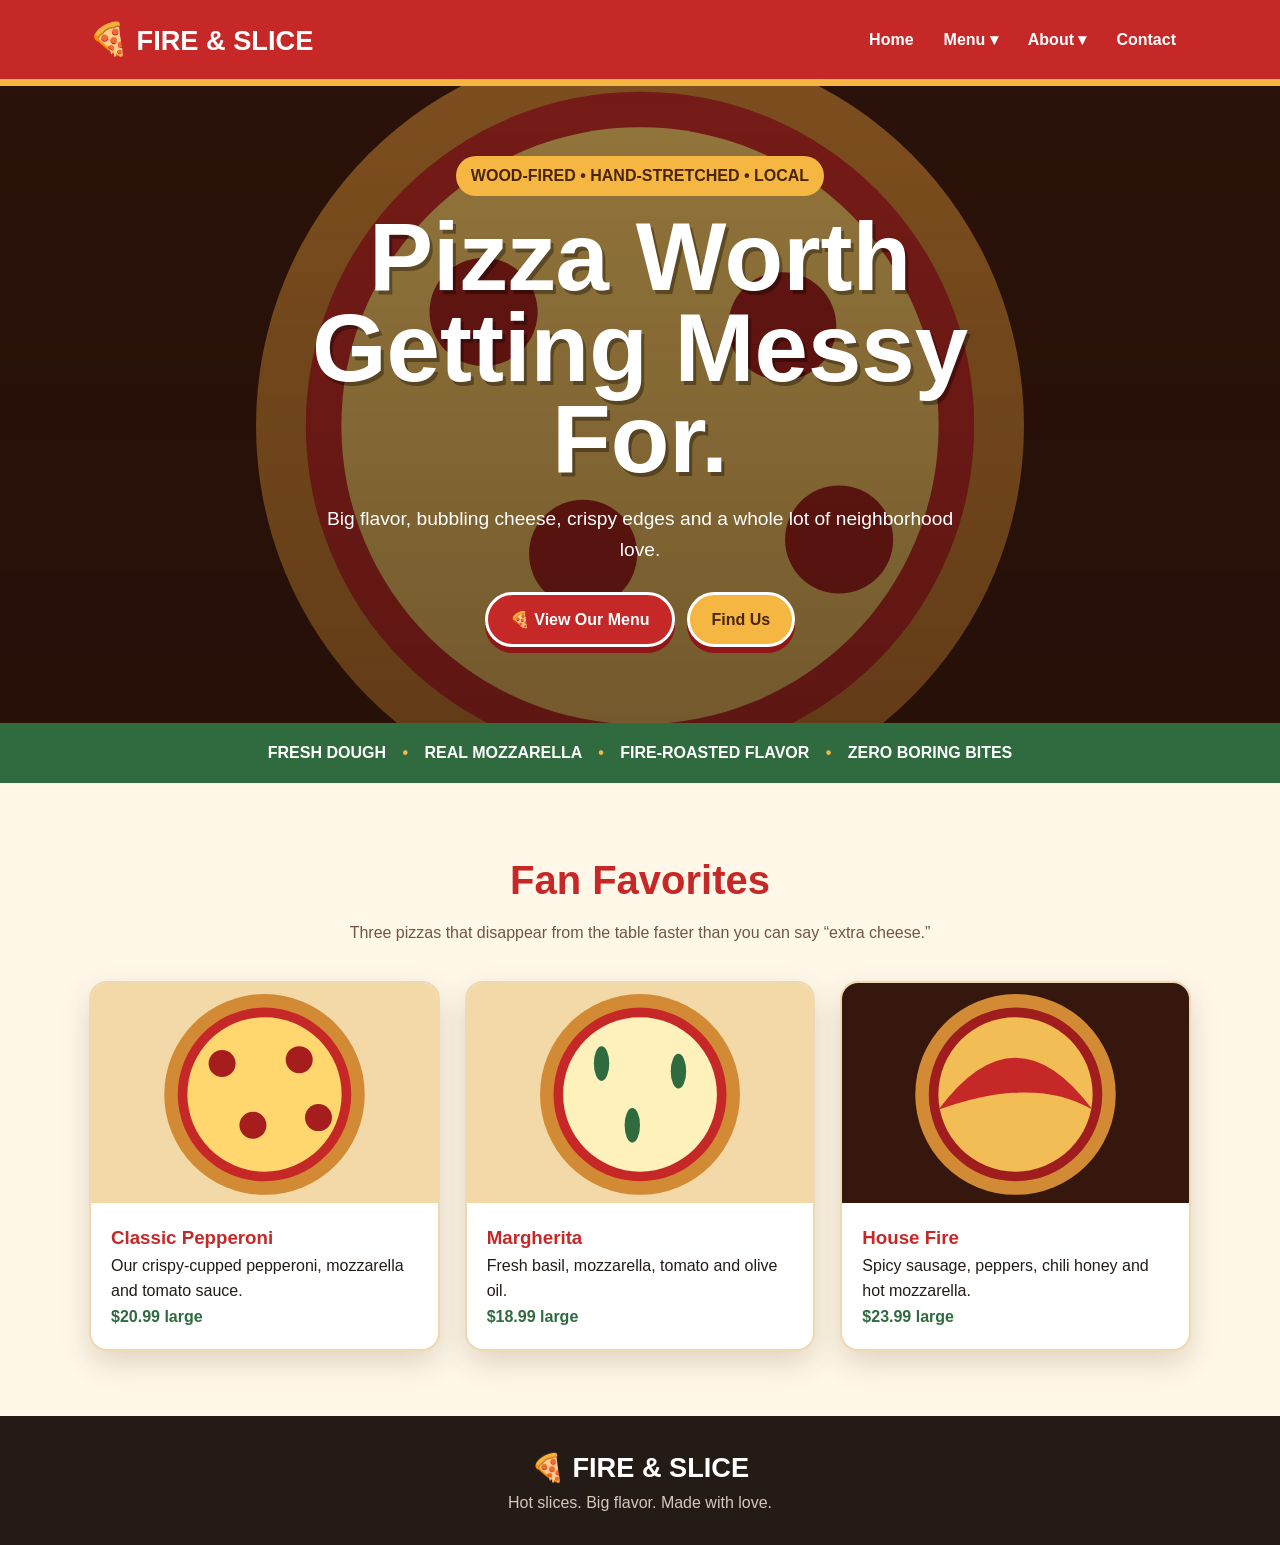
<file: index.html>
<!doctype html><html lang='en'><head><meta charset='utf-8'><meta name='viewport' content='width=device-width,initial-scale=1'><title>Fire & Slice</title><link rel='stylesheet' href='style.css'></head><body><header><div class="topbar"><a class="logo" href="index.html"><span>🍕</span> FIRE & SLICE</a><nav><ul>
<li><a href="index.html">Home</a></li><li><a href="menu.html">Menu ▾</a><div class="dropdown"><a href="menu.html#pizzas">Pizzas</a><a href="menu.html#specials">Specials</a></div></li>
<li><a href="about.html">About ▾</a><div class="dropdown"><a href="about.html#story">Our Story</a><a href="about.html#values">Our Values</a></div></li><li><a href="contact.html">Contact</a></li></ul></nav></div></header><section class='hero'><div class='hero-content'><span class='badge'>WOOD-FIRED • HAND-STRETCHED • LOCAL</span><h1>Pizza Worth<br>Getting Messy For.</h1><p>Big flavor, bubbling cheese, crispy edges and a whole lot of neighborhood love.</p><a class='btn' href='menu.html'>🍕 View Our Menu</a><a class='btn gold' href='contact.html'>Find Us</a></div></section><div class='pizza-strip'>FRESH DOUGH <span>•</span> REAL MOZZARELLA <span>•</span> FIRE-ROASTED FLAVOR <span>•</span> ZERO BORING BITES</div><section class='section'><div class='section-title'><h2>Fan Favorites</h2><p>Three pizzas that disappear from the table faster than you can say “extra cheese.”</p></div><div class='cards'><div class='card'><img src='images/pepperoni.svg' alt='Pepperoni pizza'><div class='card-body'><h3>Classic Pepperoni</h3><p>Our crispy-cupped pepperoni, mozzarella and tomato sauce.</p><div class='price'>$20.99 large</div></div></div><div class='card'><img src='images/margherita.svg' alt='Margherita pizza'><div class='card-body'><h3>Margherita</h3><p>Fresh basil, mozzarella, tomato and olive oil.</p><div class='price'>$18.99 large</div></div></div><div class='card'><img src='images/house-fire.svg' alt='Spicy pizza'><div class='card-body'><h3>House Fire</h3><p>Spicy sausage, peppers, chili honey and hot mozzarella.</p><div class='price'>$23.99 large</div></div></div></div></section><footer><div class="logo">🍕 FIRE & SLICE</div><div class="small">Hot slices. Big flavor. Made with love.</div></footer></body></html>
</file>
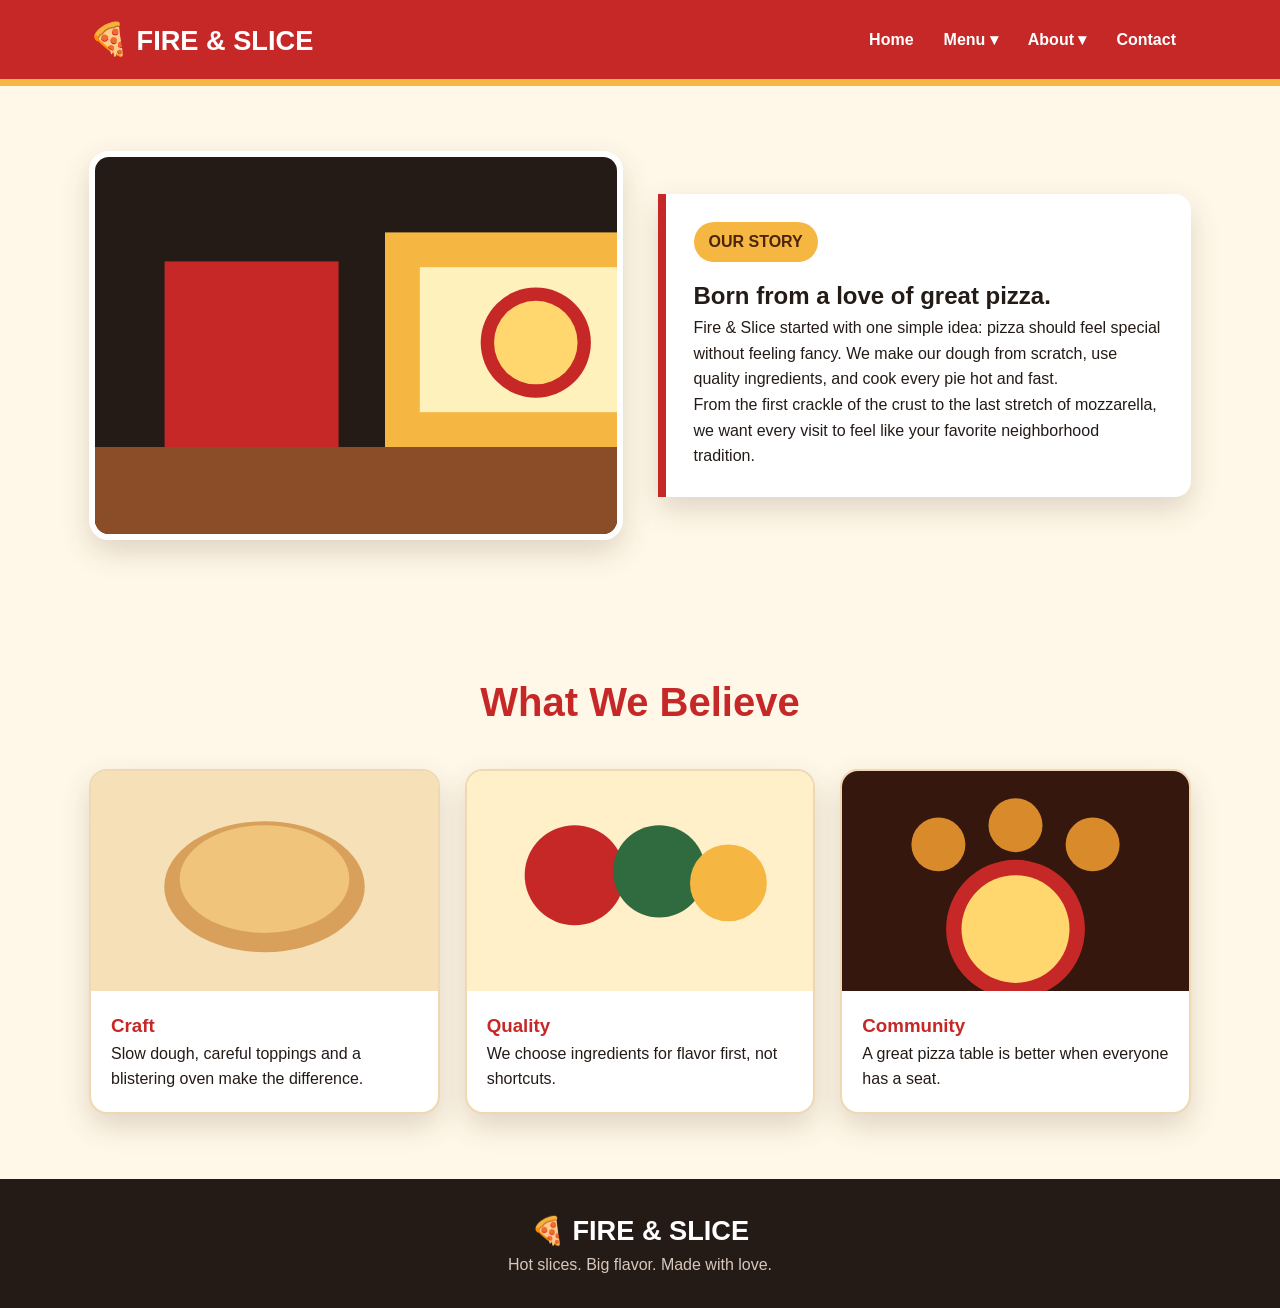
<file: about.html>
<!doctype html><html lang='en'><head><meta charset='utf-8'><meta name='viewport' content='width=device-width,initial-scale=1'><title>About | Fire & Slice</title><link rel='stylesheet' href='style.css'></head><body><header><div class="topbar"><a class="logo" href="index.html"><span>🍕</span> FIRE & SLICE</a><nav><ul>
<li><a href="index.html">Home</a></li><li><a href="menu.html">Menu ▾</a><div class="dropdown"><a href="menu.html#pizzas">Pizzas</a><a href="menu.html#specials">Specials</a></div></li>
<li><a href="about.html">About ▾</a><div class="dropdown"><a href="about.html#story">Our Story</a><a href="about.html#values">Our Values</a></div></li><li><a href="contact.html">Contact</a></li></ul></nav></div></header><section class='section' id='story'><div class='about-grid'><img class='feature-img' src='images/restaurant.svg' alt='Pizza restaurant'><div class='story-box'><span class='badge'>OUR STORY</span><h2>Born from a love of great pizza.</h2><p>Fire & Slice started with one simple idea: pizza should feel special without feeling fancy. We make our dough from scratch, use quality ingredients, and cook every pie hot and fast.</p><p>From the first crackle of the crust to the last stretch of mozzarella, we want every visit to feel like your favorite neighborhood tradition.</p></div></div></section><section class='section' id='values'><div class='section-title'><h2>What We Believe</h2></div><div class='cards'><div class='card'><img src='images/dough.svg' alt='Fresh dough'><div class='card-body'><h3>Craft</h3><p>Slow dough, careful toppings and a blistering oven make the difference.</p></div></div><div class='card'><img src='images/ingredients.svg' alt='Fresh ingredients'><div class='card-body'><h3>Quality</h3><p>We choose ingredients for flavor first, not shortcuts.</p></div></div><div class='card'><img src='images/friends.svg' alt='Friends sharing pizza'><div class='card-body'><h3>Community</h3><p>A great pizza table is better when everyone has a seat.</p></div></div></div></section><footer><div class="logo">🍕 FIRE & SLICE</div><div class="small">Hot slices. Big flavor. Made with love.</div></footer></body></html>
</file>
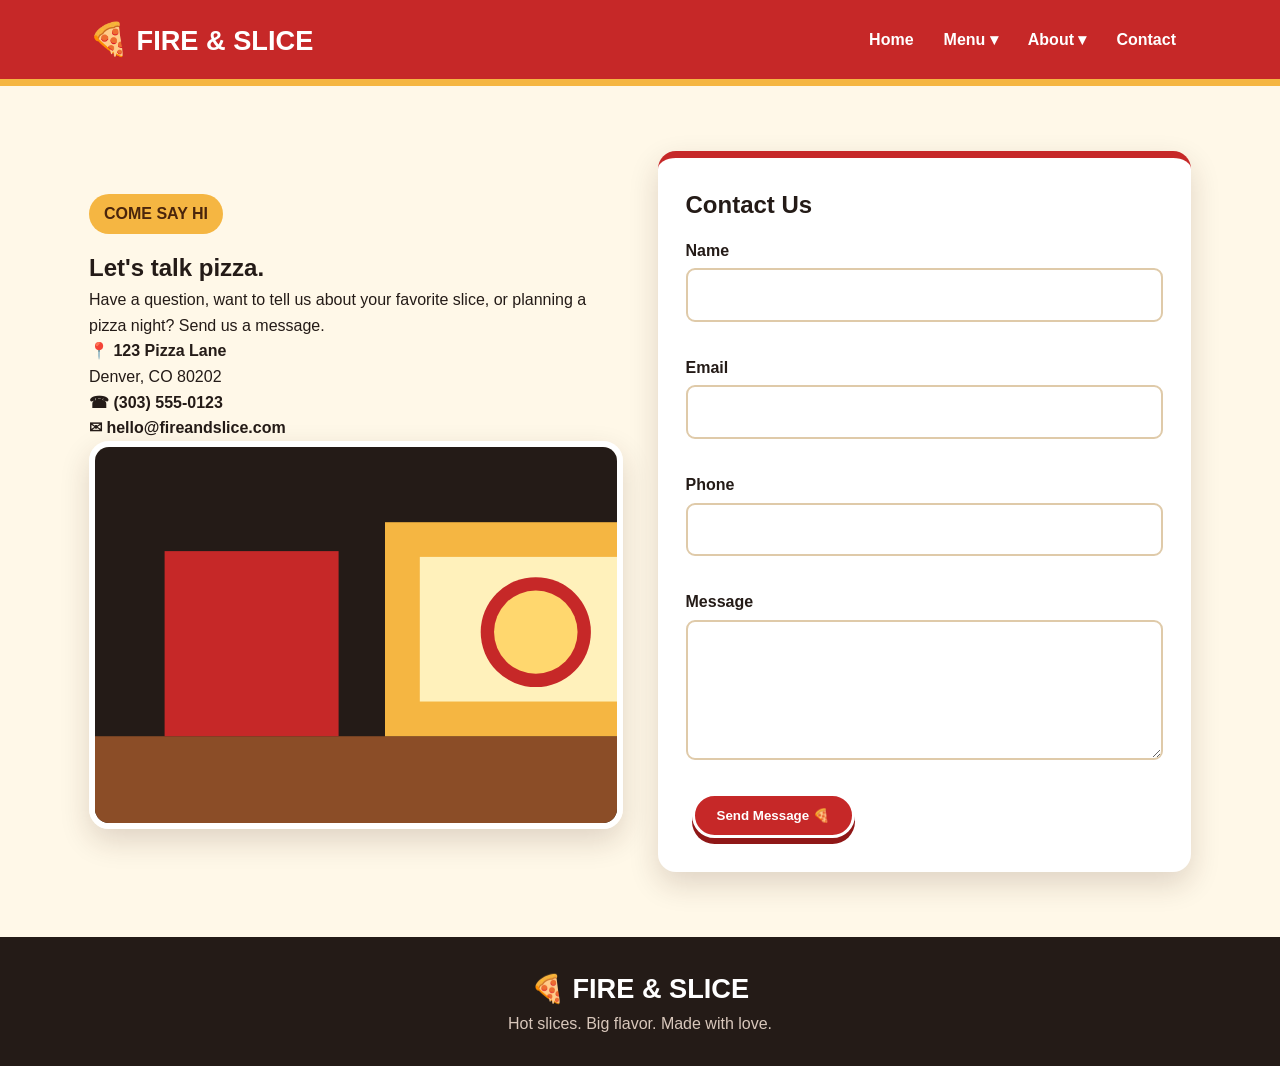
<file: contact.html>
<!doctype html><html lang='en'><head><meta charset='utf-8'><meta name='viewport' content='width=device-width,initial-scale=1'><title>Contact | Fire & Slice</title><link rel='stylesheet' href='style.css'></head><body><header><div class="topbar"><a class="logo" href="index.html"><span>🍕</span> FIRE & SLICE</a><nav><ul>
<li><a href="index.html">Home</a></li><li><a href="menu.html">Menu ▾</a><div class="dropdown"><a href="menu.html#pizzas">Pizzas</a><a href="menu.html#specials">Specials</a></div></li>
<li><a href="about.html">About ▾</a><div class="dropdown"><a href="about.html#story">Our Story</a><a href="about.html#values">Our Values</a></div></li><li><a href="contact.html">Contact</a></li></ul></nav></div></header><section class='section'><div class='contact-grid'><div><span class='badge'>COME SAY HI</span><h2>Let's talk pizza.</h2><p>Have a question, want to tell us about your favorite slice, or planning a pizza night? Send us a message.</p><p><strong>📍 123 Pizza Lane</strong><br>Denver, CO 80202</p><p><strong>☎ (303) 555-0123</strong><br><strong>✉ hello@fireandslice.com</strong></p><img class='feature-img' src='images/restaurant.svg' alt='Restaurant'></div><form class='form' id='contactForm'><h2>Contact Us</h2><label>Name</label><input id='name'><div id='nameError' class='error'></div><label>Email</label><input id='email'><div id='emailError' class='error'></div><label>Phone</label><input id='phone'><div id='phoneError' class='error'></div><label>Message</label><textarea id='message'></textarea><div id='messageError' class='error'></div><button class='btn' type='submit'>Send Message 🍕</button><div id='successMessage' class='success'></div></form></div></section><footer><div class="logo">🍕 FIRE & SLICE</div><div class="small">Hot slices. Big flavor. Made with love.</div></footer><script src='js/validation.js'></script></body></html>
</file>
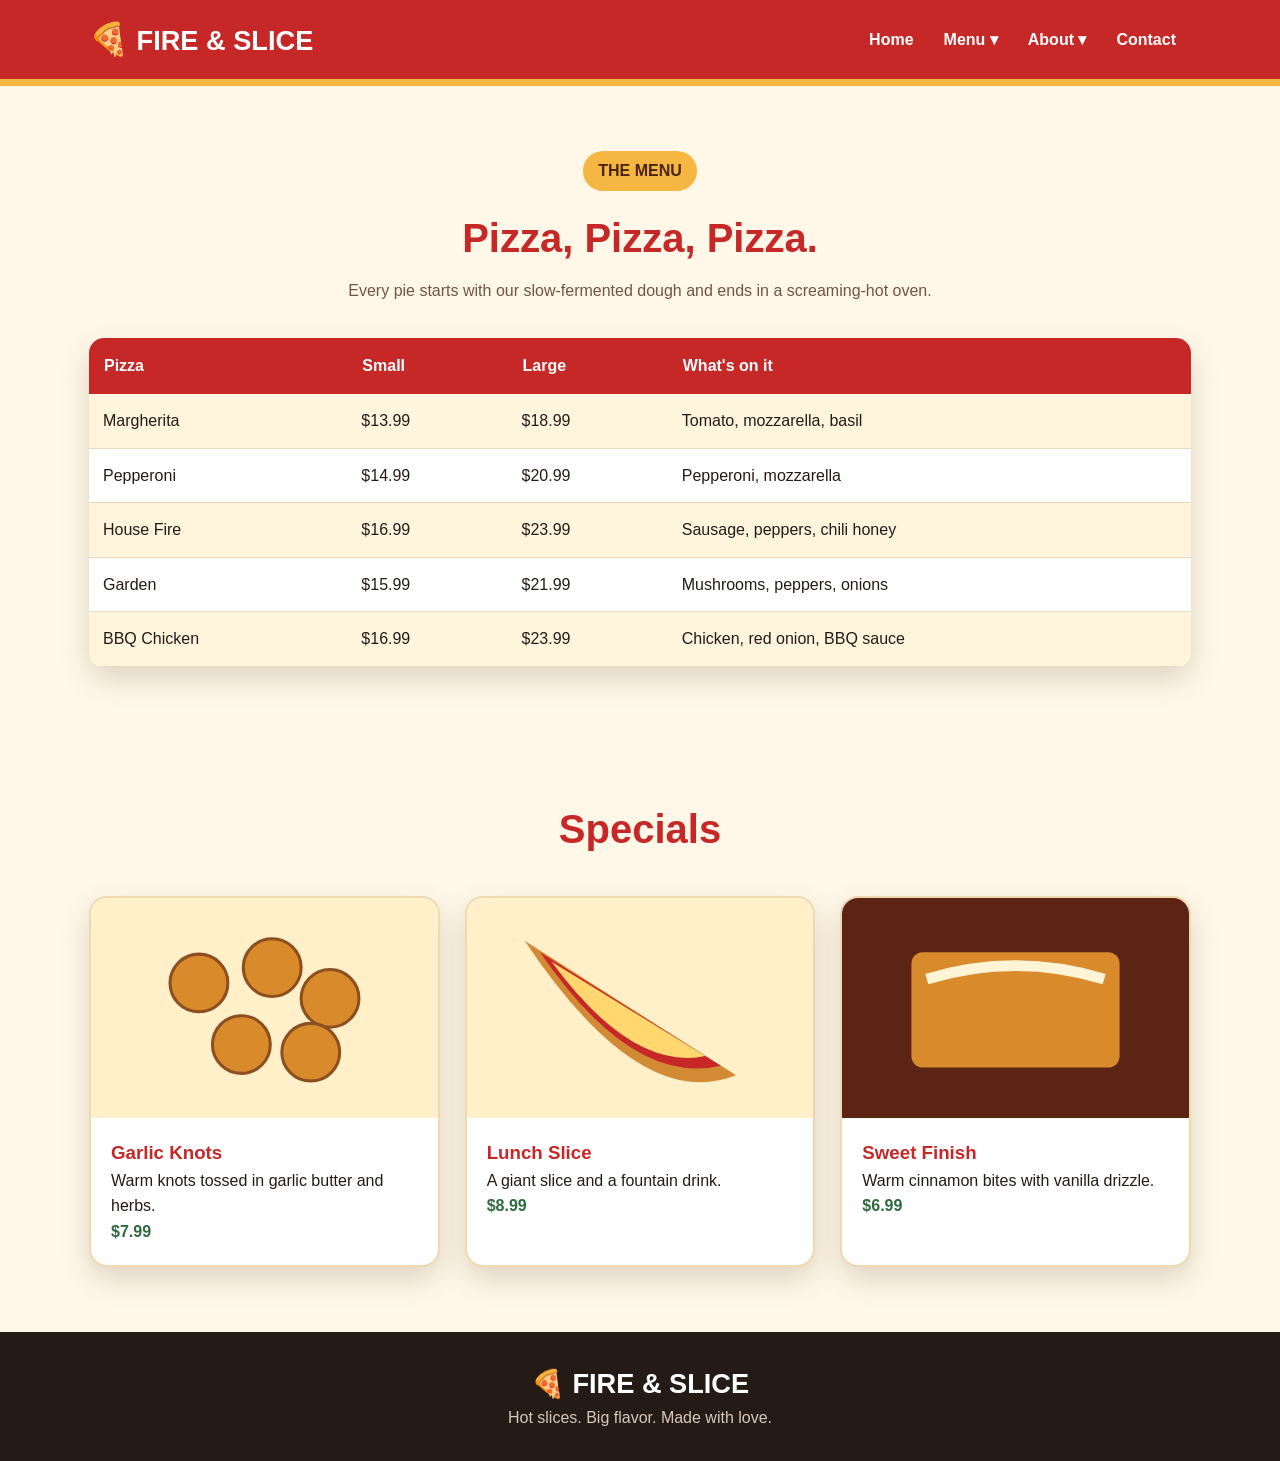
<file: menu.html>
<!doctype html><html lang='en'><head><meta charset='utf-8'><meta name='viewport' content='width=device-width,initial-scale=1'><title>Menu | Fire & Slice</title><link rel='stylesheet' href='style.css'></head><body><header><div class="topbar"><a class="logo" href="index.html"><span>🍕</span> FIRE & SLICE</a><nav><ul>
<li><a href="index.html">Home</a></li><li><a href="menu.html">Menu ▾</a><div class="dropdown"><a href="menu.html#pizzas">Pizzas</a><a href="menu.html#specials">Specials</a></div></li>
<li><a href="about.html">About ▾</a><div class="dropdown"><a href="about.html#story">Our Story</a><a href="about.html#values">Our Values</a></div></li><li><a href="contact.html">Contact</a></li></ul></nav></div></header><section class='section' id='pizzas'><div class='section-title'><span class='badge'>THE MENU</span><h2>Pizza, Pizza, Pizza.</h2><p>Every pie starts with our slow-fermented dough and ends in a screaming-hot oven.</p></div><div class='table-wrap'><table><tr><th>Pizza</th><th>Small</th><th>Large</th><th>What's on it</th></tr><tr><td>Margherita</td><td>$13.99</td><td>$18.99</td><td>Tomato, mozzarella, basil</td></tr><tr><td>Pepperoni</td><td>$14.99</td><td>$20.99</td><td>Pepperoni, mozzarella</td></tr><tr><td>House Fire</td><td>$16.99</td><td>$23.99</td><td>Sausage, peppers, chili honey</td></tr><tr><td>Garden</td><td>$15.99</td><td>$21.99</td><td>Mushrooms, peppers, onions</td></tr><tr><td>BBQ Chicken</td><td>$16.99</td><td>$23.99</td><td>Chicken, red onion, BBQ sauce</td></tr></table></div></section><section class='section' id='specials'><div class='section-title'><h2>Specials</h2></div><div class='cards'><div class='card'><img src='images/garlic-knots.svg' alt='Garlic knots'><div class='card-body'><h3>Garlic Knots</h3><p>Warm knots tossed in garlic butter and herbs.</p><div class='price'>$7.99</div></div></div><div class='card'><img src='images/pizza-slice.svg' alt='Pizza slice'><div class='card-body'><h3>Lunch Slice</h3><p>A giant slice and a fountain drink.</p><div class='price'>$8.99</div></div></div><div class='card'><img src='images/dessert.svg' alt='Dessert'><div class='card-body'><h3>Sweet Finish</h3><p>Warm cinnamon bites with vanilla drizzle.</p><div class='price'>$6.99</div></div></div></div></section><footer><div class="logo">🍕 FIRE & SLICE</div><div class="small">Hot slices. Big flavor. Made with love.</div></footer></body></html>
</file>
<file: style.css>
:root{--red:#c62828;--dark:#8f1717;--cream:#fff8e8;--gold:#f5b642;--green:#2f6b3f;--ink:#241b17;--shadow:0 12px 30px rgba(55,25,12,.16)}
*{box-sizing:border-box;margin:0;padding:0}body{font-family:Arial,sans-serif;color:var(--ink);line-height:1.6;background:var(--cream)}a{text-decoration:none;color:inherit}img{max-width:100%;display:block}
header{background:var(--red);color:white;border-bottom:7px solid var(--gold);position:sticky;top:0;z-index:10}.topbar{max-width:1150px;margin:auto;padding:14px 24px;display:flex;justify-content:space-between;align-items:center}.logo{font-size:1.7rem;font-weight:900}.logo span{font-size:2rem}
nav ul{list-style:none;display:flex}nav li{position:relative}nav a{display:block;padding:11px 15px;color:#fff;font-weight:800;border-radius:8px}nav a:hover{background:var(--dark);color:#fff3bd}.dropdown{display:none;position:absolute;top:100%;left:0;min-width:180px;background:white;box-shadow:var(--shadow);border-top:4px solid var(--gold)}.dropdown a{color:var(--ink)}.dropdown a:hover{background:#fff0d1;color:var(--red)}nav li:hover>.dropdown{display:block}
.hero{min-height:600px;display:grid;place-items:center;text-align:center;padding:70px 20px;background:linear-gradient(rgba(30,12,5,.48),rgba(30,12,5,.62)),url("images/pizza-hero.svg") center/cover}.hero-content{max-width:850px;color:white}.badge{display:inline-block;background:var(--gold);color:#4a250c;padding:7px 15px;border-radius:999px;font-weight:900;margin-bottom:15px}.hero h1{font-size:clamp(3rem,8vw,6rem);line-height:.95;text-shadow:3px 4px #0005}.hero p{font-size:1.2rem;max-width:650px;margin:20px auto}.btn{display:inline-block;background:var(--red);color:white;padding:12px 22px;border-radius:999px;font-weight:900;border:3px solid white;box-shadow:0 6px var(--dark);margin:6px}.btn.gold{background:var(--gold);color:#4a250c}
.pizza-strip{background:var(--green);color:white;text-align:center;padding:17px;font-weight:900}.pizza-strip span{color:var(--gold);margin:0 12px}.section{max-width:1150px;margin:auto;padding:65px 24px}.section-title{text-align:center;margin-bottom:35px}.section-title h2{font-size:2.5rem;color:var(--red)}.section-title p{max-width:680px;margin:8px auto;color:#6f5548}
.cards{display:grid;grid-template-columns:repeat(3,1fr);gap:25px}.card{background:white;border:2px solid #f0d8b0;border-radius:18px;overflow:hidden;box-shadow:var(--shadow);transition:.25s}.card:hover{transform:translateY(-7px)}.card img{width:100%;height:220px;object-fit:cover;transition:.4s}.card:hover img{transform:scale(1.08)}.card-body{padding:20px}.card-body h3{color:var(--red)}.price{color:var(--green);font-weight:900}
.table-wrap{overflow-x:auto;background:white;border-radius:15px;box-shadow:var(--shadow)}table{width:100%;border-collapse:collapse;min-width:650px}th{background:var(--red);color:white;padding:15px;text-align:left}td{padding:14px;border-bottom:1px solid #ead9bf}tr:nth-child(even){background:#fff4dc}
.about-grid,.contact-grid{display:grid;grid-template-columns:1fr 1fr;gap:35px;align-items:center}.feature-img{border-radius:20px;border:6px solid white;box-shadow:var(--shadow);transition:.4s}.feature-img:hover{transform:scale(1.03) rotate(-1deg)}.story-box{background:white;padding:28px;border-left:8px solid var(--red);box-shadow:var(--shadow);border-radius:0 16px 16px 0}
.form{background:white;padding:28px;border-radius:18px;box-shadow:var(--shadow);border-top:7px solid var(--red)}label{display:block;font-weight:800;margin:13px 0 5px}input,textarea{width:100%;padding:12px;border:2px solid #dfcaa9;border-radius:9px;font:inherit}textarea{min-height:140px}.error{color:#b00020;font-weight:700;min-height:20px;font-size:.9rem}.success{display:none;background:#e8f5e9;color:#246b32;padding:12px;border-radius:8px;margin-top:12px;font-weight:700}
footer{background:var(--ink);color:white;text-align:center;padding:30px}.small{color:#d8c7bb}
@media(max-width:800px){.topbar{flex-direction:column;gap:8px}.nav ul{flex-wrap:wrap}.cards{grid-template-columns:1fr 1fr}.about-grid,.contact-grid{grid-template-columns:1fr}}
@media(max-width:560px){nav ul{flex-direction:column;width:100%}nav li,nav a{width:100%;text-align:center}.dropdown{position:static;width:100%}.hero{min-height:520px}.cards{grid-template-columns:1fr}.section{padding:50px 16px}}
</file>
